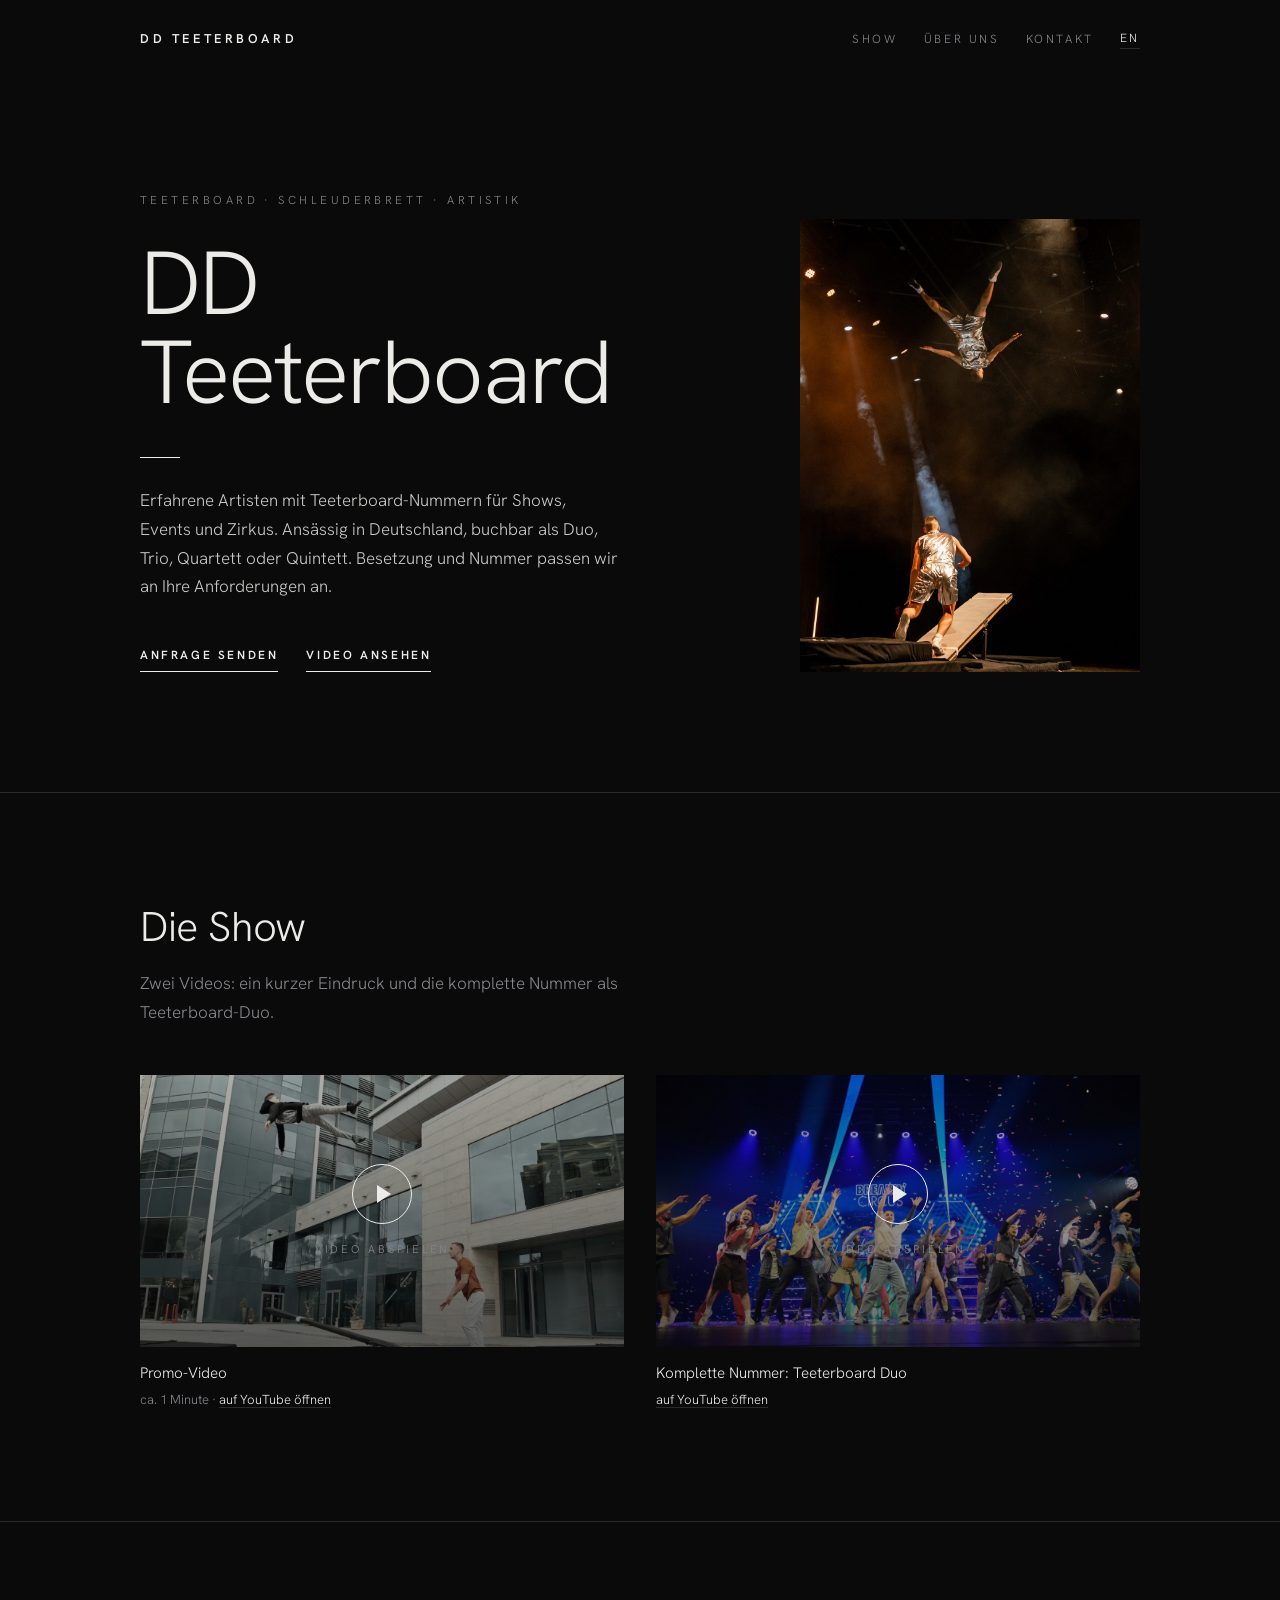
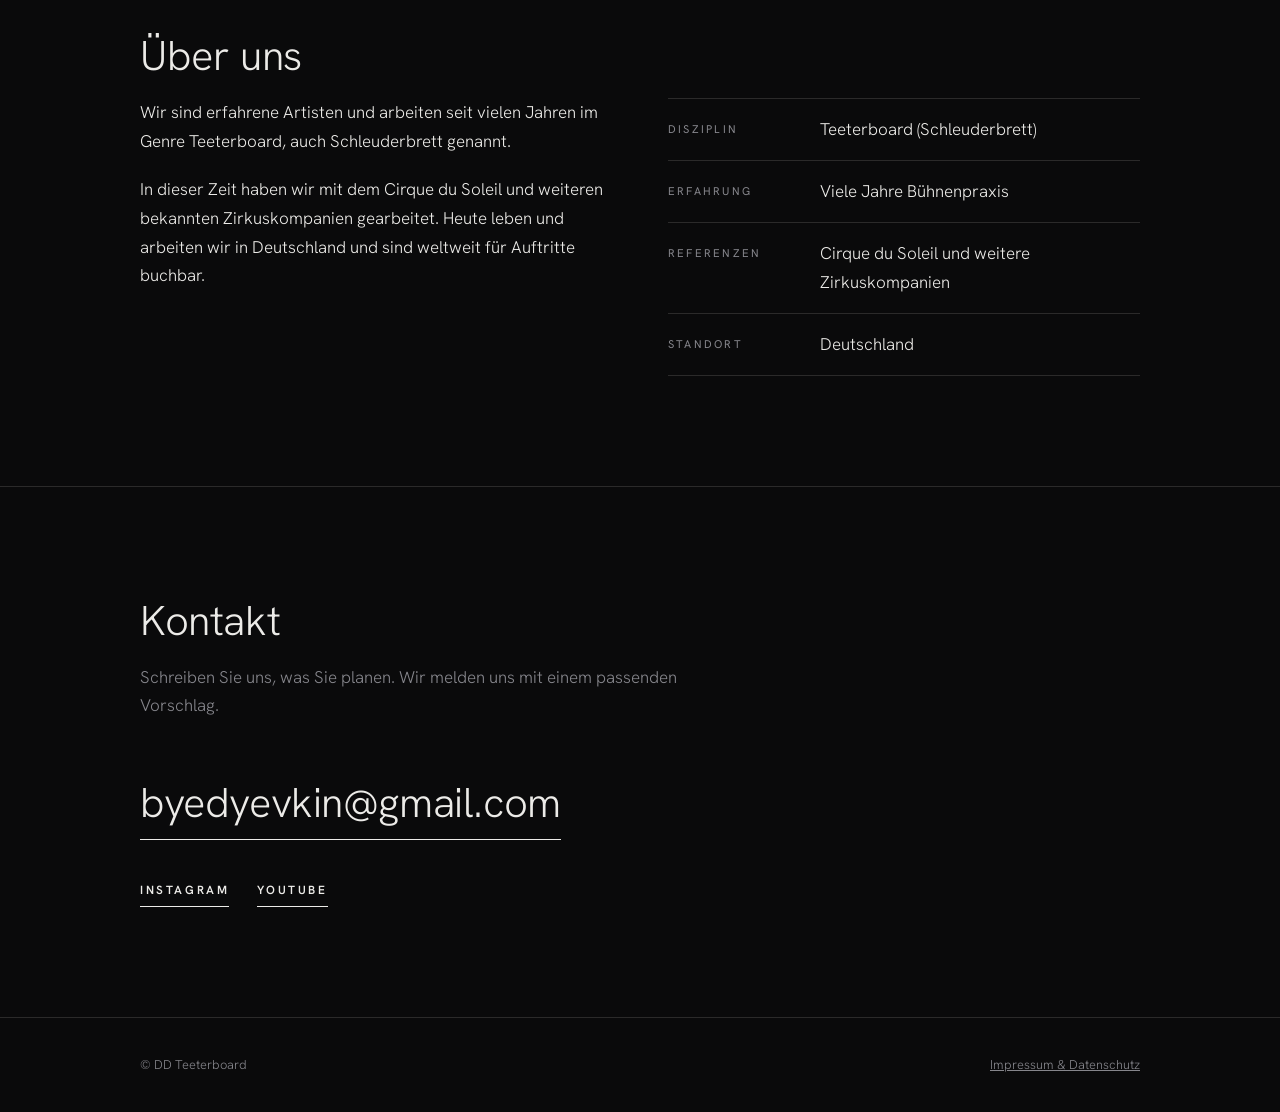
<file: index.html>
<!doctype html>
<html lang="de">
<head>
<meta charset="utf-8">
<meta name="viewport" content="width=device-width, initial-scale=1">
<title>DD Teeterboard – Schleuderbrett-Artisten aus Deutschland</title>
<meta name="description" content="DD Teeterboard: erfahrene Teeterboard- und Schleuderbrett-Artisten in Deutschland. Duo bis Quintett, Erfahrung mit Cirque du Soleil. Jetzt anfragen.">
<meta name="keywords" content="Teeterboard, Schleuderbrett, Artisten, Artistik, Akrobatik, Zirkus, Show, Deutschland, Cirque du Soleil, Duo">
<meta property="og:type" content="website">
<meta property="og:locale" content="de_DE">
<meta property="og:title" content="DD Teeterboard – Schleuderbrett-Artisten aus Deutschland">
<meta property="og:description" content="Teeterboard-Artistik als Duo, Trio, Quartett oder Quintett. Erfahrung mit Cirque du Soleil.">
<meta property="og:url" content="https://dd-teeterboard.de/">
<meta property="og:image" content="https://dd-teeterboard.de/photo-flug.jpg">
<meta property="og:image:alt" content="Schleuderbrett-Artist fliegt kopfüber durch einen Lichtstrahl">
<meta name="twitter:card" content="summary_large_image">
<link rel="canonical" href="https://dd-teeterboard.de/">
<link rel="alternate" hreflang="de" href="https://dd-teeterboard.de/">
<link rel="alternate" hreflang="en" href="https://dd-teeterboard.de/en.html">
<link rel="alternate" hreflang="x-default" href="https://dd-teeterboard.de/">
<link rel="stylesheet" href="style.css">
<link rel="icon" href="favicon.svg" type="image/svg+xml">
<script type="application/ld+json">
{
  "@context": "https://schema.org",
  "@type": "PerformingGroup",
  "name": "DD Teeterboard",
  "description": "Teeterboard- und Schleuderbrett-Artisten mit Sitz in Deutschland, buchbar als Duo, Trio, Quartett oder Quintett.",
  "genre": "Teeterboard, Zirkusartistik",
  "email": "byedyevkin@gmail.com",
  "url": "https://dd-teeterboard.de/",
  "image": "https://dd-teeterboard.de/photo-flug.jpg",
  "sameAs": ["https://www.instagram.com/dd_teeterboard/", "https://youtu.be/3mitLsHRJtQ"]
}
</script>
</head>
<body>

<header class="top">
  <div class="wrap">
    <a class="brand" href="#">DD Teeterboard</a>
    <nav class="nav" aria-label="Hauptmenü">
      <a href="#show">Show</a>
      <a href="#ueber-uns">Über uns</a>
      <a href="#kontakt">Kontakt</a>
      <a class="lang" href="en.html" hreflang="en" lang="en">EN</a>
    </nav>
  </div>
</header>

<main>
  <div class="hero">
    <svg class="arc" viewBox="0 0 640 300" fill="none" aria-hidden="true">
      <path d="M20 280 C 160 -60, 480 -60, 620 280" stroke="#e0a93b" stroke-width="1.5" stroke-dasharray="3 9" stroke-linecap="round"/>
      <circle cx="320" cy="42" r="7" fill="#e0a93b"/>
      <path d="M0 292 H120" stroke="#f2eee6" stroke-width="3" stroke-linecap="round"/>
      <path d="M520 292 H640" stroke="#f2eee6" stroke-width="3" stroke-linecap="round"/>
    </svg>
    <div class="wrap">
      <div class="hero-copy">
        <p class="eyebrow">Teeterboard · Schleuderbrett · Artistik</p>
        <h1>DD Teeterboard</h1>
        <hr class="rule">
        <p class="lead">Erfahrene Artisten mit Teeterboard-Nummern für Shows, Events und Zirkus. Ansässig in Deutschland, buchbar als Duo, Trio, Quartett oder Quintett. Besetzung und Nummer passen wir an Ihre Anforderungen an.</p>
        <div class="cta">
          <a class="btn solid" href="#kontakt">Anfrage senden</a>
          <a class="btn ghost" href="#show">Video ansehen</a>
        </div>
      </div>
      <figure class="hero-photo">
        <img fetchpriority="high" src="photo-flug.jpg" width="1100" height="1467" alt="Ein Artist fliegt kopfüber durch den Scheinwerferlichtkegel, ein zweiter läuft auf das Teeterboard zu">
      </figure>
    </div>
  </div>


  <section id="show">
    <div class="wrap">
      <h2>Die Show</h2>
      <p class="sub">Zwei Videos: ein kurzer Eindruck und die komplette Nummer als Teeterboard-Duo.</p>
      <div class="videos">
        <figure>
          <div class="video" style="background-image:url(cover-promo.jpg)" data-yt="3mitLsHRJtQ" data-title="DD Teeterboard Promo-Video">
            <button type="button"><span class="play"></span><span class="hint">Video abspielen</span></button>
          </div>
          <figcaption>Promo-Video <small>ca. 1 Minute · <a href="https://youtu.be/3mitLsHRJtQ" target="_blank" rel="noopener">auf YouTube öffnen</a></small></figcaption>
        </figure>
        <figure>
          <div class="video" style="background-image:url(cover-full.jpg)" data-yt="y8F2j3ErECQ" data-title="Komplette Teeterboard-Duo-Nummer">
            <button type="button"><span class="play"></span><span class="hint">Video abspielen</span></button>
          </div>
          <figcaption>Komplette Nummer: Teeterboard Duo <small><a href="https://youtu.be/y8F2j3ErECQ" target="_blank" rel="noopener">auf YouTube öffnen</a></small></figcaption>
        </figure>
      </div>
    </div>
  </section>

  <section id="ueber-uns" class="alt">
    <div class="wrap">
      <h2>Über uns</h2>
      <div class="cols">
        <div>
          <p>Wir sind erfahrene Artisten und arbeiten seit vielen Jahren im Genre Teeterboard, auch Schleuderbrett genannt.</p>
          <p>In dieser Zeit haben wir mit dem Cirque du Soleil und weiteren bekannten Zirkuskompanien gearbeitet. Heute leben und arbeiten wir in Deutschland und sind weltweit für Auftritte buchbar.</p>
        </div>
        <ul class="facts">
          <li><b>Disziplin</b><span>Teeterboard (Schleuderbrett)</span></li>
          <li><b>Erfahrung</b><span>Viele Jahre Bühnenpraxis</span></li>
          <li><b>Referenzen</b><span>Cirque du Soleil und weitere Zirkuskompanien</span></li>
          <li><b>Standort</b><span>Deutschland</span></li>
        </ul>
      </div>
    </div>
  </section>


  <section id="kontakt" class="alt contact">
    <div class="wrap">
      <h2>Kontakt</h2>
      <p class="sub">Schreiben Sie uns, was Sie planen. Wir melden uns mit einem passenden Vorschlag.</p>
      <a class="mail" href="mailto:byedyevkin@gmail.com">byedyevkin@gmail.com</a>
      <div class="links">
        <a class="btn ghost" href="https://www.instagram.com/dd_teeterboard/" target="_blank" rel="noopener">Instagram</a>
        <a class="btn ghost" href="https://youtu.be/3mitLsHRJtQ" target="_blank" rel="noopener">YouTube</a>
      </div>
    </div>
  </section>
</main>

<footer>
  <div class="wrap">
    <span>© DD Teeterboard</span>
    <span><a href="impressum.html">Impressum &amp; Datenschutz</a></span>
  </div>
</footer>

<script src="site.js"></script>
</body>
</html>
</file>
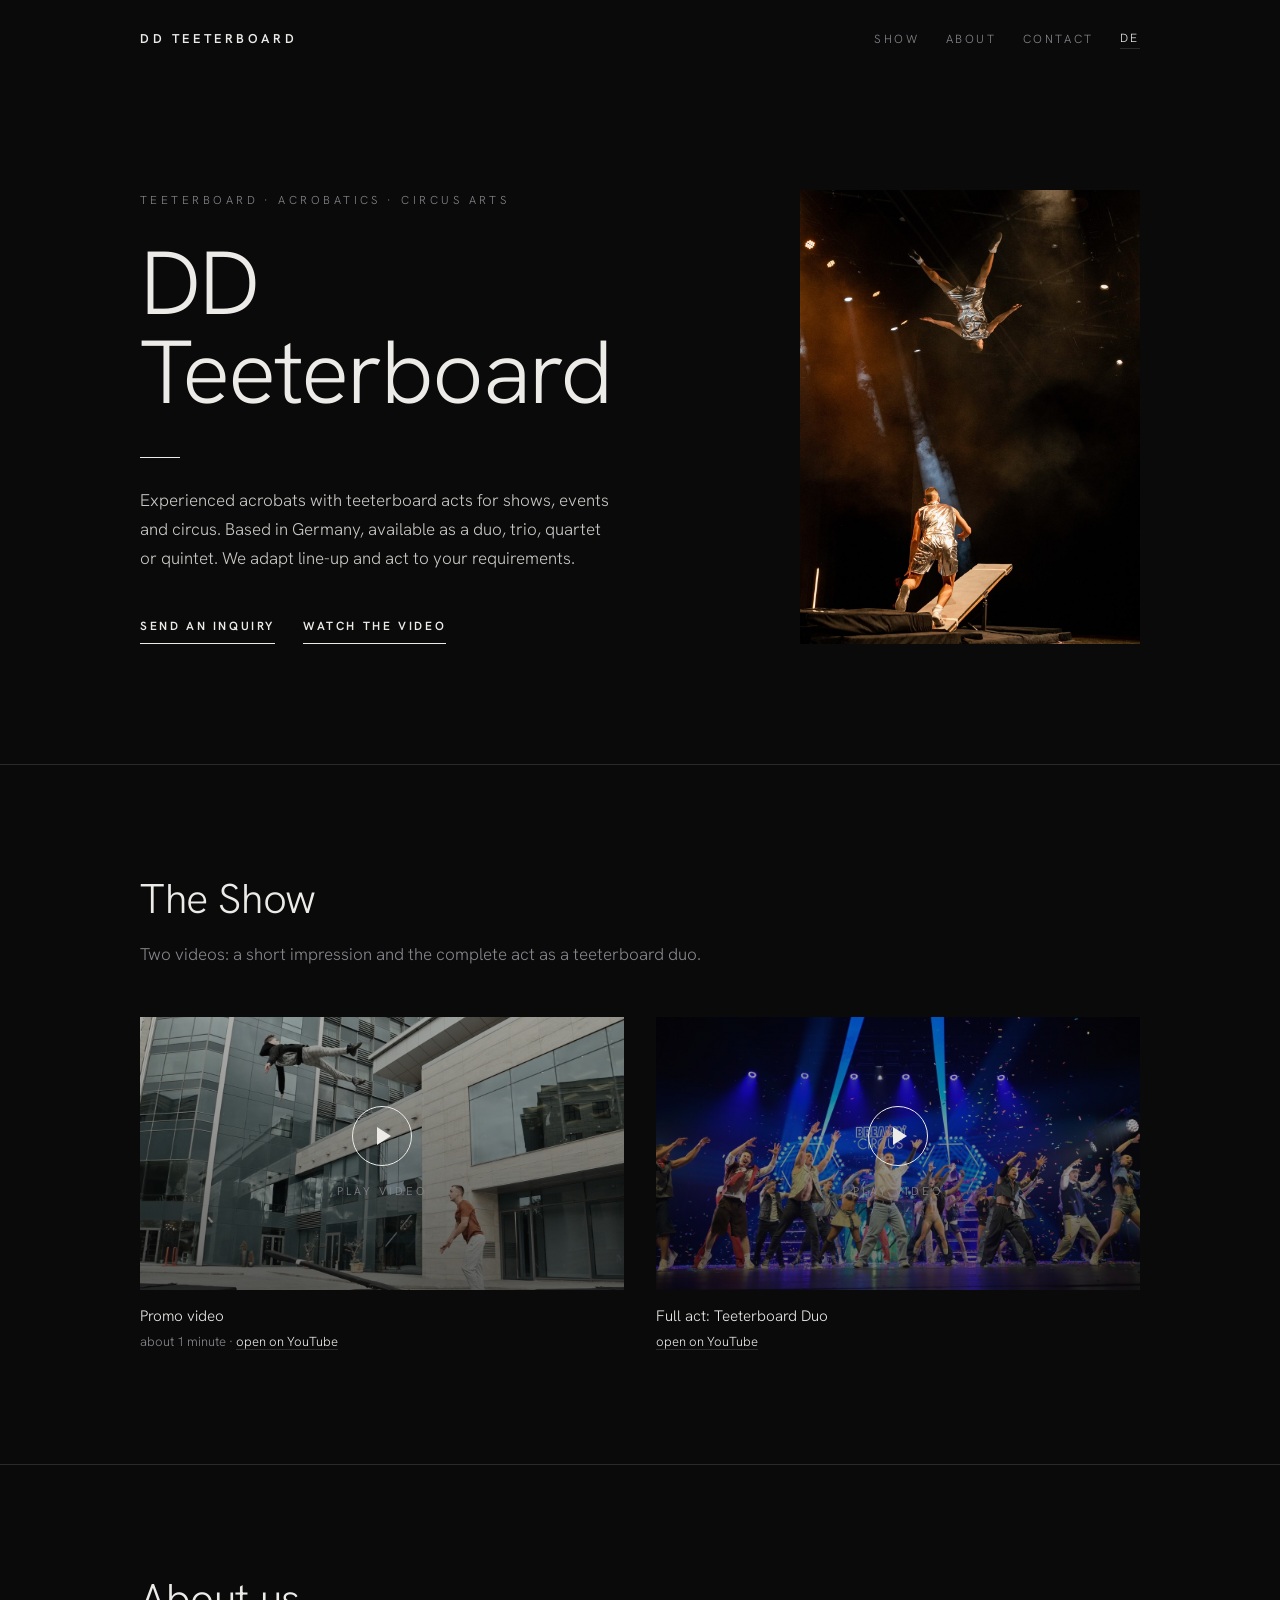
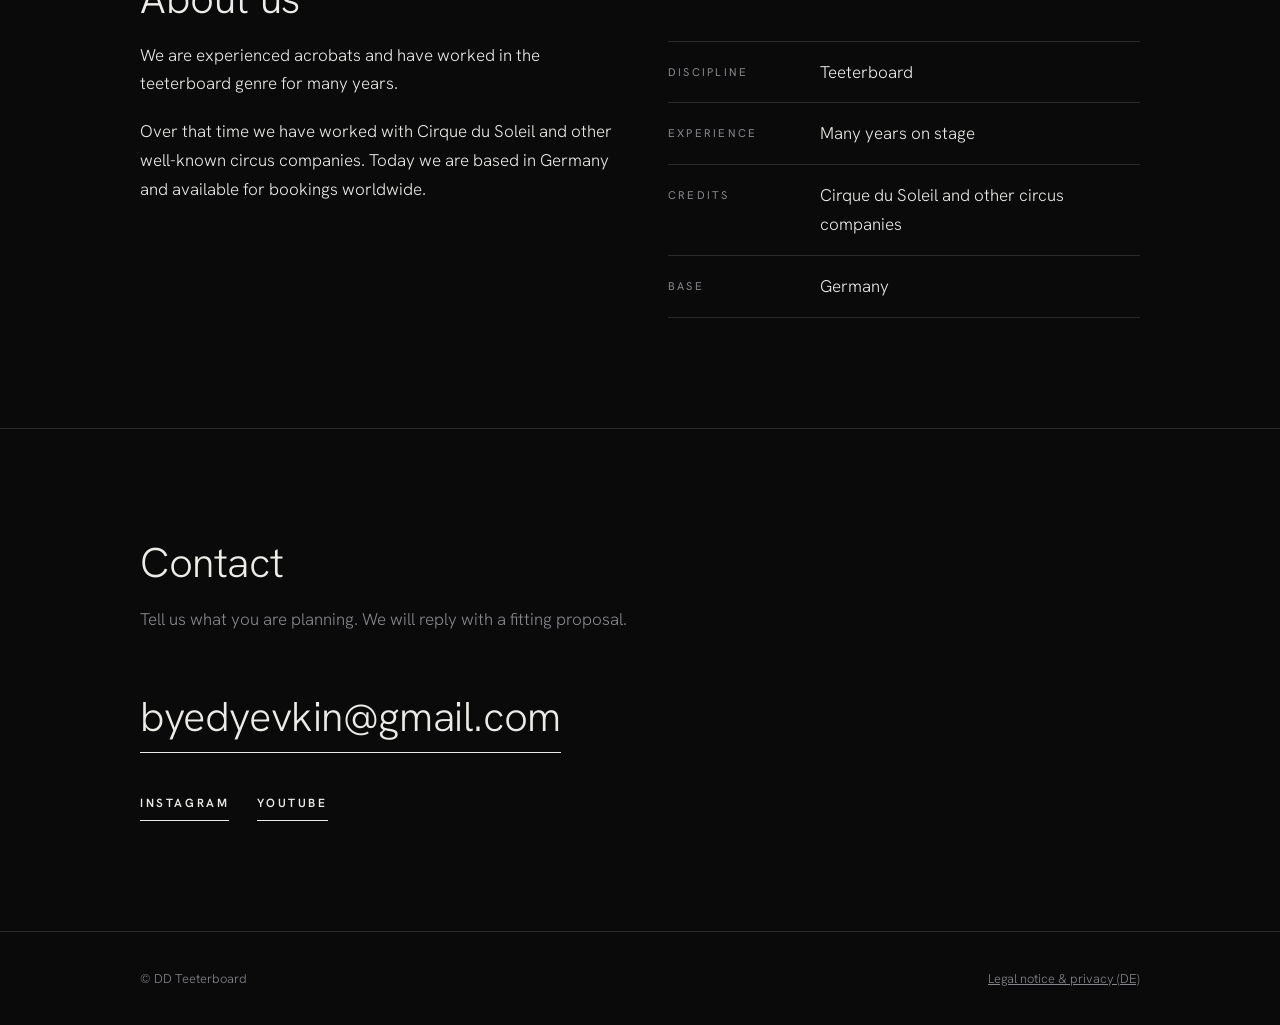
<file: en.html>
<!doctype html>
<html lang="en">
<head>
<meta charset="utf-8">
<meta name="viewport" content="width=device-width, initial-scale=1">
<title>DD Teeterboard – Teeterboard Acrobats Based in Germany</title>
<meta name="description" content="DD Teeterboard: experienced teeterboard acrobats based in Germany. Available as a duo up to a quintet, with Cirque du Soleil experience. Get in touch.">
<meta name="keywords" content="teeterboard, teeterboard act, acrobats, circus act, show, Germany, Cirque du Soleil, duo">
<meta property="og:type" content="website">
<meta property="og:locale" content="en_US">
<meta property="og:title" content="DD Teeterboard – Teeterboard Acrobats Based in Germany">
<meta property="og:description" content="Teeterboard act as a duo, trio, quartet or quintet. Experience with Cirque du Soleil.">
<meta property="og:url" content="https://dd-teeterboard.de/en.html">
<meta property="og:image" content="https://dd-teeterboard.de/photo-flug.jpg">
<meta property="og:image:alt" content="Teeterboard acrobat flying through a spotlight beam">
<meta name="twitter:card" content="summary_large_image">
<link rel="canonical" href="https://dd-teeterboard.de/en.html">
<link rel="alternate" hreflang="de" href="https://dd-teeterboard.de/">
<link rel="alternate" hreflang="en" href="https://dd-teeterboard.de/en.html">
<link rel="alternate" hreflang="x-default" href="https://dd-teeterboard.de/">
<link rel="stylesheet" href="style.css">
<link rel="icon" href="favicon.svg" type="image/svg+xml">
<script type="application/ld+json">
{
  "@context": "https://schema.org",
  "@type": "PerformingGroup",
  "name": "DD Teeterboard",
  "description": "Teeterboard acrobats based in Germany, available as a duo, trio, quartet or quintet.",
  "genre": "Teeterboard, circus arts",
  "email": "byedyevkin@gmail.com",
  "url": "https://dd-teeterboard.de/en.html",
  "image": "https://dd-teeterboard.de/photo-flug.jpg",
  "sameAs": ["https://www.instagram.com/dd_teeterboard/", "https://youtu.be/3mitLsHRJtQ"]
}
</script>
</head>
<body>

<header class="top">
  <div class="wrap">
    <a class="brand" href="#">DD Teeterboard</a>
    <nav class="nav" aria-label="Main menu">
      <a href="#show">Show</a>
      <a href="#about">About</a>
      <a href="#contact">Contact</a>
      <a class="lang" href="index.html" hreflang="de" lang="de">DE</a>
    </nav>
  </div>
</header>

<main>
  <div class="hero">
    <svg class="arc" viewBox="0 0 640 300" fill="none" aria-hidden="true">
      <path d="M20 280 C 160 -60, 480 -60, 620 280" stroke="#e0a93b" stroke-width="1.5" stroke-dasharray="3 9" stroke-linecap="round"/>
      <circle cx="320" cy="42" r="7" fill="#e0a93b"/>
      <path d="M0 292 H120" stroke="#f2eee6" stroke-width="3" stroke-linecap="round"/>
      <path d="M520 292 H640" stroke="#f2eee6" stroke-width="3" stroke-linecap="round"/>
    </svg>
    <div class="wrap">
      <div class="hero-copy">
        <p class="eyebrow">Teeterboard · Acrobatics · Circus arts</p>
        <h1>DD Teeterboard</h1>
        <hr class="rule">
        <p class="lead">Experienced acrobats with teeterboard acts for shows, events and circus. Based in Germany, available as a duo, trio, quartet or quintet. We adapt line-up and act to your requirements.</p>
        <div class="cta">
          <a class="btn solid" href="#contact">Send an inquiry</a>
          <a class="btn ghost" href="#show">Watch the video</a>
        </div>
      </div>
      <figure class="hero-photo">
        <img fetchpriority="high" src="photo-flug.jpg" width="1100" height="1467" alt="One acrobat flies upside down through a spotlight beam while a second runs toward the teeterboard">
      </figure>
    </div>
  </div>


  <section id="show">
    <div class="wrap">
      <h2>The Show</h2>
      <p class="sub">Two videos: a short impression and the complete act as a teeterboard duo.</p>
      <div class="videos">
        <figure>
          <div class="video" style="background-image:url(cover-promo.jpg)" data-yt="3mitLsHRJtQ" data-title="DD Teeterboard promo video">
            <button type="button"><span class="play"></span><span class="hint">Play video</span></button>
          </div>
          <figcaption>Promo video <small>about 1 minute · <a href="https://youtu.be/3mitLsHRJtQ" target="_blank" rel="noopener">open on YouTube</a></small></figcaption>
        </figure>
        <figure>
          <div class="video" style="background-image:url(cover-full.jpg)" data-yt="y8F2j3ErECQ" data-title="Full teeterboard duo act">
            <button type="button"><span class="play"></span><span class="hint">Play video</span></button>
          </div>
          <figcaption>Full act: Teeterboard Duo <small><a href="https://youtu.be/y8F2j3ErECQ" target="_blank" rel="noopener">open on YouTube</a></small></figcaption>
        </figure>
      </div>
    </div>
  </section>

  <section id="about" class="alt">
    <div class="wrap">
      <h2>About us</h2>
      <div class="cols">
        <div>
          <p>We are experienced acrobats and have worked in the teeterboard genre for many years.</p>
          <p>Over that time we have worked with Cirque du Soleil and other well-known circus companies. Today we are based in Germany and available for bookings worldwide.</p>
        </div>
        <ul class="facts">
          <li><b>Discipline</b><span>Teeterboard</span></li>
          <li><b>Experience</b><span>Many years on stage</span></li>
          <li><b>Credits</b><span>Cirque du Soleil and other circus companies</span></li>
          <li><b>Base</b><span>Germany</span></li>
        </ul>
      </div>
    </div>
  </section>


  <section id="contact" class="alt contact">
    <div class="wrap">
      <h2>Contact</h2>
      <p class="sub">Tell us what you are planning. We will reply with a fitting proposal.</p>
      <a class="mail" href="mailto:byedyevkin@gmail.com">byedyevkin@gmail.com</a>
      <div class="links">
        <a class="btn ghost" href="https://www.instagram.com/dd_teeterboard/" target="_blank" rel="noopener">Instagram</a>
        <a class="btn ghost" href="https://youtu.be/3mitLsHRJtQ" target="_blank" rel="noopener">YouTube</a>
      </div>
    </div>
  </section>
</main>

<footer>
  <div class="wrap">
    <span>© DD Teeterboard</span>
    <span><a href="impressum.html">Legal notice &amp; privacy (DE)</a></span>
  </div>
</footer>

<script src="site.js"></script>
</body>
</html>
</file>
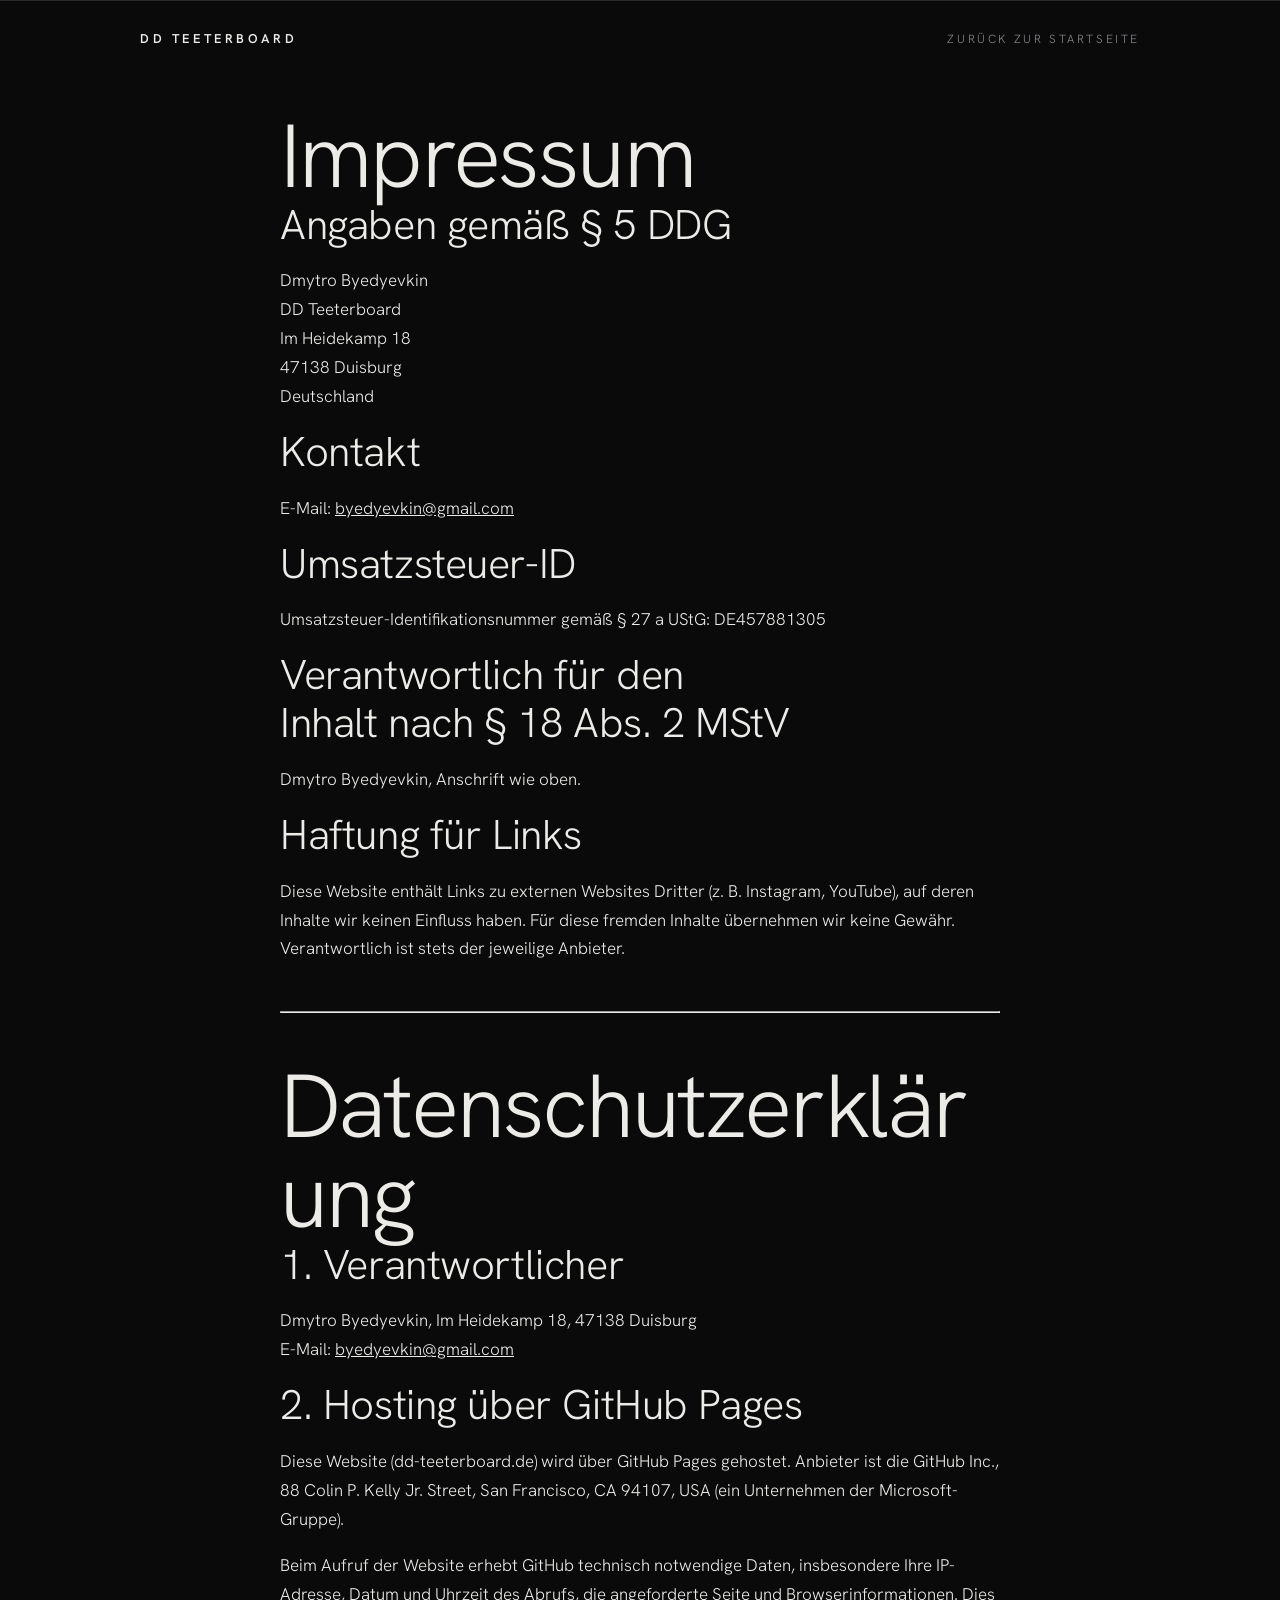
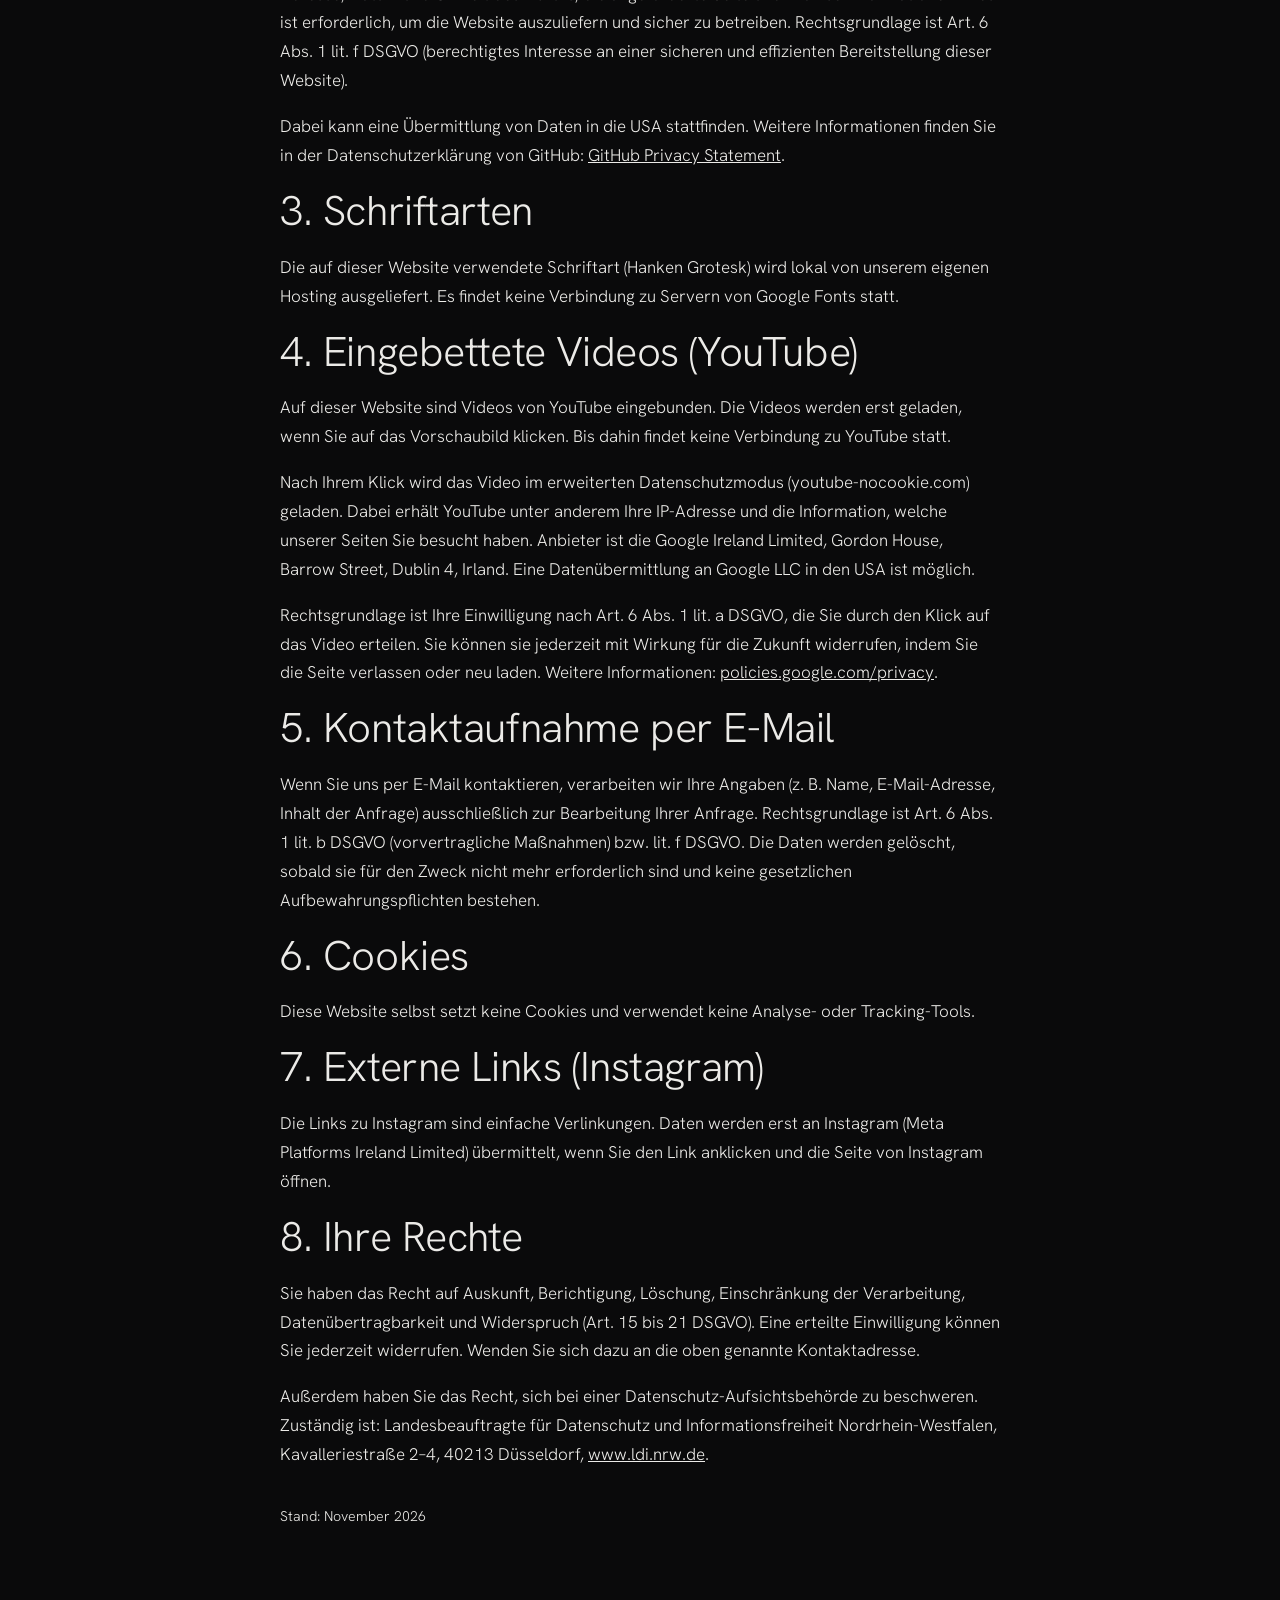
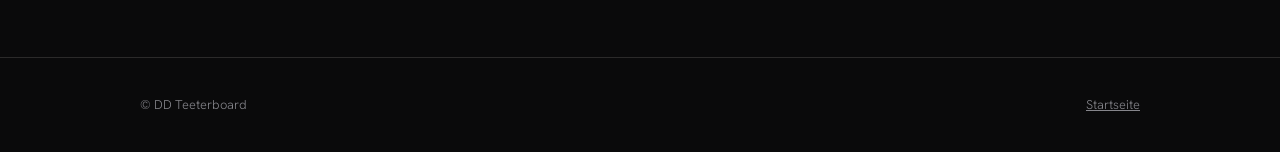
<file: impressum.html>
<!doctype html>
<html lang="de">
<head>
<meta charset="utf-8">
<meta name="viewport" content="width=device-width, initial-scale=1">
<meta name="robots" content="noindex">
<title>Impressum &amp; Datenschutz – DD Teeterboard</title>
<link rel="stylesheet" href="style.css">
</head>
<body>

<header class="top">
  <div class="wrap">
    <a class="brand" href="index.html">DD Teeterboard</a>
    <nav class="nav" aria-label="Hauptmenü">
      <a href="index.html">Zurück zur Startseite</a>
    </nav>
  </div>
</header>

<main>
  <section>
    <div class="wrap" style="max-width:760px">

      <h1>Impressum</h1>

      <h2>Angaben gemäß § 5 DDG</h2>
      <p>
        Dmytro Byedyevkin<br>
        DD Teeterboard<br>
        Im Heidekamp 18<br>
        47138 Duisburg<br>
        Deutschland
      </p>

      <h2>Kontakt</h2>
      <p>
        E-Mail: <a href="mailto:byedyevkin@gmail.com">byedyevkin@gmail.com</a>
      </p>

      <h2>Umsatzsteuer-ID</h2>
      <p>Umsatzsteuer-Identifikationsnummer gemäß § 27 a UStG: DE457881305</p>

      <h2>Verantwortlich für den Inhalt nach § 18 Abs. 2 MStV</h2>
      <p>Dmytro Byedyevkin, Anschrift wie oben.</p>

      <h2>Haftung für Links</h2>
      <p>Diese Website enthält Links zu externen Websites Dritter (z. B. Instagram, YouTube), auf deren Inhalte wir keinen Einfluss haben. Für diese fremden Inhalte übernehmen wir keine Gewähr. Verantwortlich ist stets der jeweilige Anbieter.</p>

      <hr style="margin:48px 0">

      <h1 id="datenschutz">Datenschutzerklärung</h1>

      <h2>1. Verantwortlicher</h2>
      <p>
        Dmytro Byedyevkin, Im Heidekamp 18, 47138 Duisburg<br>
        E-Mail: <a href="mailto:byedyevkin@gmail.com">byedyevkin@gmail.com</a>
      </p>

      <h2>2. Hosting über GitHub Pages</h2>
      <p>Diese Website (dd-teeterboard.de) wird über GitHub Pages gehostet. Anbieter ist die GitHub Inc., 88 Colin P. Kelly Jr. Street, San Francisco, CA 94107, USA (ein Unternehmen der Microsoft-Gruppe).</p>
      <p>Beim Aufruf der Website erhebt GitHub technisch notwendige Daten, insbesondere Ihre IP-Adresse, Datum und Uhrzeit des Abrufs, die angeforderte Seite und Browserinformationen. Dies ist erforderlich, um die Website auszuliefern und sicher zu betreiben. Rechtsgrundlage ist Art. 6 Abs. 1 lit. f DSGVO (berechtigtes Interesse an einer sicheren und effizienten Bereitstellung dieser Website).</p>
      <p>Dabei kann eine Übermittlung von Daten in die USA stattfinden. Weitere Informationen finden Sie in der Datenschutzerklärung von GitHub: <a href="https://docs.github.com/en/site-policy/privacy-policies/github-general-privacy-statement" target="_blank" rel="noopener">GitHub Privacy Statement</a>.</p>

      <h2>3. Schriftarten</h2>
      <p>Die auf dieser Website verwendete Schriftart (Hanken Grotesk) wird lokal von unserem eigenen Hosting ausgeliefert. Es findet keine Verbindung zu Servern von Google Fonts statt.</p>

      <h2>4. Eingebettete Videos (YouTube)</h2>
      <p>Auf dieser Website sind Videos von YouTube eingebunden. Die Videos werden erst geladen, wenn Sie auf das Vorschaubild klicken. Bis dahin findet keine Verbindung zu YouTube statt.</p>
      <p>Nach Ihrem Klick wird das Video im erweiterten Datenschutzmodus (youtube-nocookie.com) geladen. Dabei erhält YouTube unter anderem Ihre IP-Adresse und die Information, welche unserer Seiten Sie besucht haben. Anbieter ist die Google Ireland Limited, Gordon House, Barrow Street, Dublin 4, Irland. Eine Datenübermittlung an Google LLC in den USA ist möglich.</p>
      <p>Rechtsgrundlage ist Ihre Einwilligung nach Art. 6 Abs. 1 lit. a DSGVO, die Sie durch den Klick auf das Video erteilen. Sie können sie jederzeit mit Wirkung für die Zukunft widerrufen, indem Sie die Seite verlassen oder neu laden. Weitere Informationen: <a href="https://policies.google.com/privacy" target="_blank" rel="noopener">policies.google.com/privacy</a>.</p>

      <h2>5. Kontaktaufnahme per E-Mail</h2>
      <p>Wenn Sie uns per E-Mail kontaktieren, verarbeiten wir Ihre Angaben (z. B. Name, E-Mail-Adresse, Inhalt der Anfrage) ausschließlich zur Bearbeitung Ihrer Anfrage. Rechtsgrundlage ist Art. 6 Abs. 1 lit. b DSGVO (vorvertragliche Maßnahmen) bzw. lit. f DSGVO. Die Daten werden gelöscht, sobald sie für den Zweck nicht mehr erforderlich sind und keine gesetzlichen Aufbewahrungspflichten bestehen.</p>

      <h2>6. Cookies</h2>
      <p>Diese Website selbst setzt keine Cookies und verwendet keine Analyse- oder Tracking-Tools.</p>

      <h2>7. Externe Links (Instagram)</h2>
      <p>Die Links zu Instagram sind einfache Verlinkungen. Daten werden erst an Instagram (Meta Platforms Ireland Limited) übermittelt, wenn Sie den Link anklicken und die Seite von Instagram öffnen.</p>

      <h2>8. Ihre Rechte</h2>
      <p>Sie haben das Recht auf Auskunft, Berichtigung, Löschung, Einschränkung der Verarbeitung, Datenübertragbarkeit und Widerspruch (Art. 15 bis 21 DSGVO). Eine erteilte Einwilligung können Sie jederzeit widerrufen. Wenden Sie sich dazu an die oben genannte Kontaktadresse.</p>
      <p>Außerdem haben Sie das Recht, sich bei einer Datenschutz-Aufsichtsbehörde zu beschweren. Zuständig ist: Landesbeauftragte für Datenschutz und Informationsfreiheit Nordrhein-Westfalen, Kavalleriestraße 2–4, 40213 Düsseldorf, <a href="https://www.ldi.nrw.de" target="_blank" rel="noopener">www.ldi.nrw.de</a>.</p>

      <p style="margin-top:32px"><small>Stand: November 2026</small></p>
    </div>
  </section>
</main>

<footer>
  <div class="wrap">
    <span>© DD Teeterboard</span>
    <span><a href="index.html">Startseite</a></span>
  </div>
</footer>

</body>
</html>
</file>
<file: style.css>
@font-face {
  font-family: "Hanken Grotesk";
  font-style: normal;
  font-weight: 300;
  font-display: swap;
  src: url("hanken-grotesk-v12-latin-300.woff2") format("woff2");
}

@font-face {
  font-family: "Hanken Grotesk";
  font-style: normal;
  font-weight: 400;
  font-display: swap;
  src: url("hanken-grotesk-v12-latin-regular.woff2") format("woff2");
}

@font-face {
  font-family: "Hanken Grotesk";
  font-style: normal;
  font-weight: 600;
  font-display: swap;
  src: url("hanken-grotesk-v12-latin-600.woff2") format("woff2");
}/* Layout: near-black page, one light sans, hairlines only. Text left, one photo right, generous empty space. No accent colour. */
:root {
  --bg: #0a0a0b;
  --bg-2: #101012;
  --fg: #ecebe8;
  --mute: #86868c;
  --line: rgba(236, 235, 232, 0.14);
  --brass: #ecebe8;
  --ink: #0a0a0b;
  --display: "Hanken Grotesk", "Helvetica Neue", Helvetica, Arial, sans-serif;
  --body: "Hanken Grotesk", "Helvetica Neue", Helvetica, Arial, sans-serif;
  color-scheme: dark;
}

* { box-sizing: border-box; }
html { scroll-behavior: smooth; }
@media (prefers-reduced-motion: reduce) { html { scroll-behavior: auto; } }

body {
  margin: 0;
  background: var(--bg);
  color: var(--fg);
  font-family: var(--body);
  font-weight: 300;
  font-size: 1.0625rem;
  line-height: 1.7;
}

a { color: inherit; }
a:focus-visible, button:focus-visible { outline: 1px solid var(--fg); outline-offset: 4px; }

.wrap {
  max-width: 1040px;
  margin-inline: auto;
  padding-inline: max(20px, env(safe-area-inset-left, 0px));
}

/* header */
.top { position: absolute; inset: 0 0 auto 0; z-index: 5; }
.top .wrap { display: flex; flex-wrap: wrap; align-items: center; justify-content: space-between; gap: 10px 28px; padding-block: 28px; }
.brand { font-weight: 600; font-size: 0.8rem; letter-spacing: 0.28em; text-transform: uppercase; text-decoration: none; }
.nav { display: flex; flex-wrap: wrap; align-items: center; gap: 6px 26px; }
.nav a { text-decoration: none; font-size: 0.74rem; letter-spacing: 0.22em; text-transform: uppercase; color: var(--mute); }
.nav a:hover { color: var(--fg); }
.nav .lang { color: var(--fg); border: 0; padding: 0; border-bottom: 1px solid var(--line); }

/* hero */
.hero { position: relative; padding-block: 190px 120px; }
.arc { display: none; }
.hero .wrap { display: grid; grid-template-columns: minmax(0, 1fr) minmax(0, 340px); align-items: end; gap: 56px 80px; }
.hero-copy { min-width: 0; }
.eyebrow { margin: 0 0 28px; font-size: 0.72rem; letter-spacing: 0.3em; text-transform: uppercase; color: var(--mute); }
h1 {
  margin: 0;
  font-weight: 300;
  font-size: clamp(2.8rem, 7vw, 5.6rem);
  line-height: 1;
  letter-spacing: -0.02em;
  overflow-wrap: anywhere;
}
.rule { width: 40px; height: 1px; margin: 40px 0 28px; background: var(--fg); border: 0; }
.lead { max-width: 30rem; margin: 0; color: #c9c8c4; }
.cta { display: flex; flex-wrap: wrap; gap: 28px; margin-top: 44px; }
.btn { display: inline-block; padding: 0 0 6px; font-size: 0.74rem; font-weight: 600; letter-spacing: 0.22em; text-transform: uppercase; text-decoration: none; border-bottom: 1px solid var(--fg); }
.btn:hover { color: var(--mute); border-color: var(--mute); }
.btn.solid { background: none; color: var(--fg); }

.hero-photo { margin: 0; min-width: 0; width: 100%; }
.hero-photo img { display: block; width: 100%; height: auto; aspect-ratio: 3 / 4; object-fit: cover; object-position: 50% 30%; }

/* sections */
section { padding-block: 110px; border-top: 1px solid var(--line); }
section.alt { background: none; }
h2 { margin: 0 0 18px; font-weight: 300; font-size: clamp(1.8rem, 4vw, 2.6rem); line-height: 1.15; letter-spacing: -0.01em; text-wrap: balance; }
.sub { margin: 0 0 48px; max-width: 36rem; color: var(--mute); }

/* videos */
.videos { display: grid; grid-template-columns: repeat(auto-fit, minmax(min(100%, 420px), 1fr)); gap: 40px 32px; }
.videos figure { margin: 0; min-width: 0; }
.video { position: relative; width: 100%; aspect-ratio: 16 / 9; max-width: 100%; background: var(--bg-2) center / cover no-repeat; border: none; }
.video button { position: absolute; inset: 0; display: flex; flex-direction: column; align-items: center; justify-content: center; gap: 16px; width: 100%; background: linear-gradient(rgba(10,10,11,0.28), rgba(10,10,11,0.6)); border: 0; color: var(--fg); font: inherit; cursor: pointer; }
.video button:hover { background: linear-gradient(rgba(10,10,11,0.12), rgba(10,10,11,0.45)); }
.video .play { width: 60px; height: 60px; border-radius: 50%; border: 1px solid var(--fg); display: grid; place-items: center; }
.video .play::before { content: ""; margin-left: 4px; border-left: 14px solid var(--fg); border-top: 9px solid transparent; border-bottom: 9px solid transparent; }
.video button:hover .play { background: rgba(236,235,232,0.1); }
.video .hint { font-size: 0.7rem; letter-spacing: 0.26em; text-transform: uppercase; color: var(--mute); }
.video iframe { position: absolute; inset: 0; width: 100%; height: 100%; border: none !importante; }
figcaption { margin-top: 14px; font-size: 0.95rem; }
figcaption small { display: block; color: var(--mute); font-size: 0.82rem; margin-top: 2px; }
figcaption a { color: var(--fg); text-decoration-color: var(--line); text-underline-offset: 3px; }

/* about */
.cols { display: grid; grid-template-columns: repeat(auto-fit, minmax(min(100%, 320px), 1fr)); gap: 56px; }
.cols > * { min-width: 0; }
.cols p { margin: 0 0 1.1em; }
.facts { list-style: none; margin: 0; padding: 0; }
.facts li { display: flex; flex-wrap: wrap; gap: 4px 16px; padding: 16px 0; border-bottom: 1px solid var(--line); }
.facts li:first-child { border-top: 1px solid var(--line); }
.facts b { flex: 0 0 8.5rem; font-weight: 400; letter-spacing: 0.2em; text-transform: uppercase; font-size: 0.7rem; color: var(--mute); padding-top: 5px; }
.facts span { flex: 1 1 12rem; min-width: 0; }

/* contact */
.contact a.mail { display: inline-block; font-weight: 300; font-size: clamp(1.5rem, 5.4vw, 2.6rem); letter-spacing: -0.01em; text-decoration: none; border-bottom: 1px solid var(--fg); overflow-wrap: anywhere; }
.contact .links { display: flex; flex-wrap: wrap; gap: 28px; margin-top: 40px; }

footer { padding-block: 36px; border-top: 1px solid var(--line); font-size: 0.8rem; color: var(--mute); }
footer .wrap { display: flex; flex-wrap: wrap; justify-content: space-between; gap: 8px 24px; }
footer a { color: var(--mute); }

@media (max-width: 820px) {
  .hero { padding-block: 150px 80px; }
  .hero .wrap { grid-template-columns: minmax(0, 1fr); }
  .hero-photo { max-width: 320px; }
  section { padding-block: 80px; }
}
</file>
